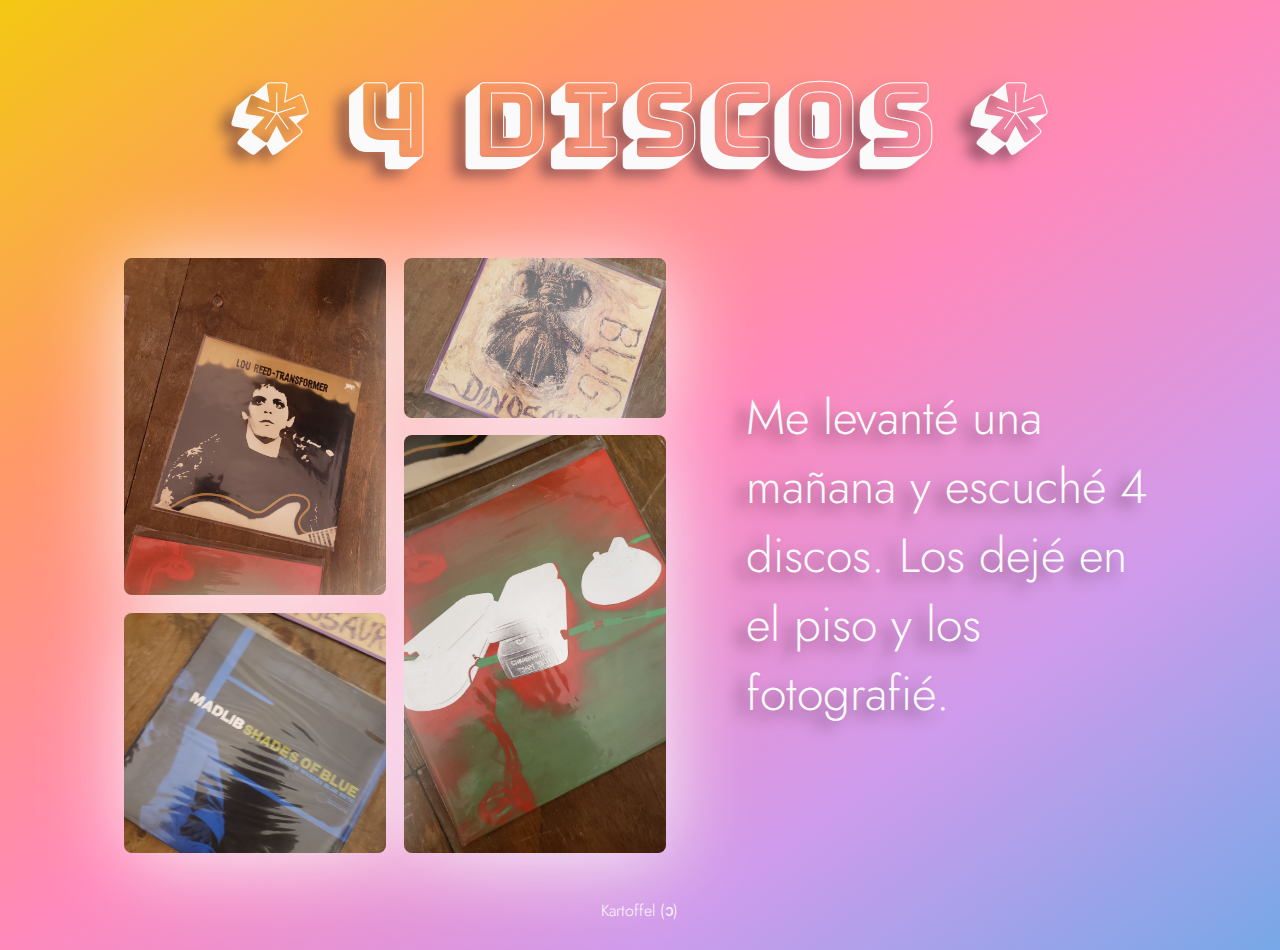
<file: index.html>
<!DOCTYPE html>
<html lang="en">
  <head>
    <meta charset="UTF-8" />
    <meta http-equiv="X-UA-Compatible" content="IE=edge" />
    <meta name="viewport" content="width=device-width, initial-scale=1.0" />
    <title>4 Discos que escuche hoy</title>
    <link rel="preconnect" href="https://fonts.googleapis.com" />
    <link rel="preconnect" href="https://fonts.gstatic.com" crossorigin />
    <link
      href="https://fonts.googleapis.com/css2?family=Bungee+Shade&family=Jost:wght@300&display=swap"
      rel="stylesheet"
    />
    <link rel="stylesheet" href="css\style.css" />
  </head>

  <body>
    <header>
      <h1><a href="/">* 4 Discos *</a></h1>
    </header>
    <main>
      <nav>
        <div class="transformer">
          <a href="./pages/transformer.html"><p>Transformer</p></a>
        </div>
        <div class="bug">
          <a href="./pages/bug.html"><p>Bug</p></a>
        </div>
        <div class="fup_inside">
          <a href="./pages/fup_inside.html"><p>F*ucked Up Inside</p></a>
        </div>
        <div class="shades_blue">
          <a href="./pages/shades_blue.html"><p>Shades of Blue</p></a>
        </div>
      </nav>
      <div class="hero">
        <p>
          Me levanté una mañana y escuché 4 discos. Los dejé en el piso y los
          fotografié.
        </p>
      </div>
    </main>
    <footer>
      <p>Kartoffel (ɔ)</p>
    </footer>
  </body>
</html>
</file>
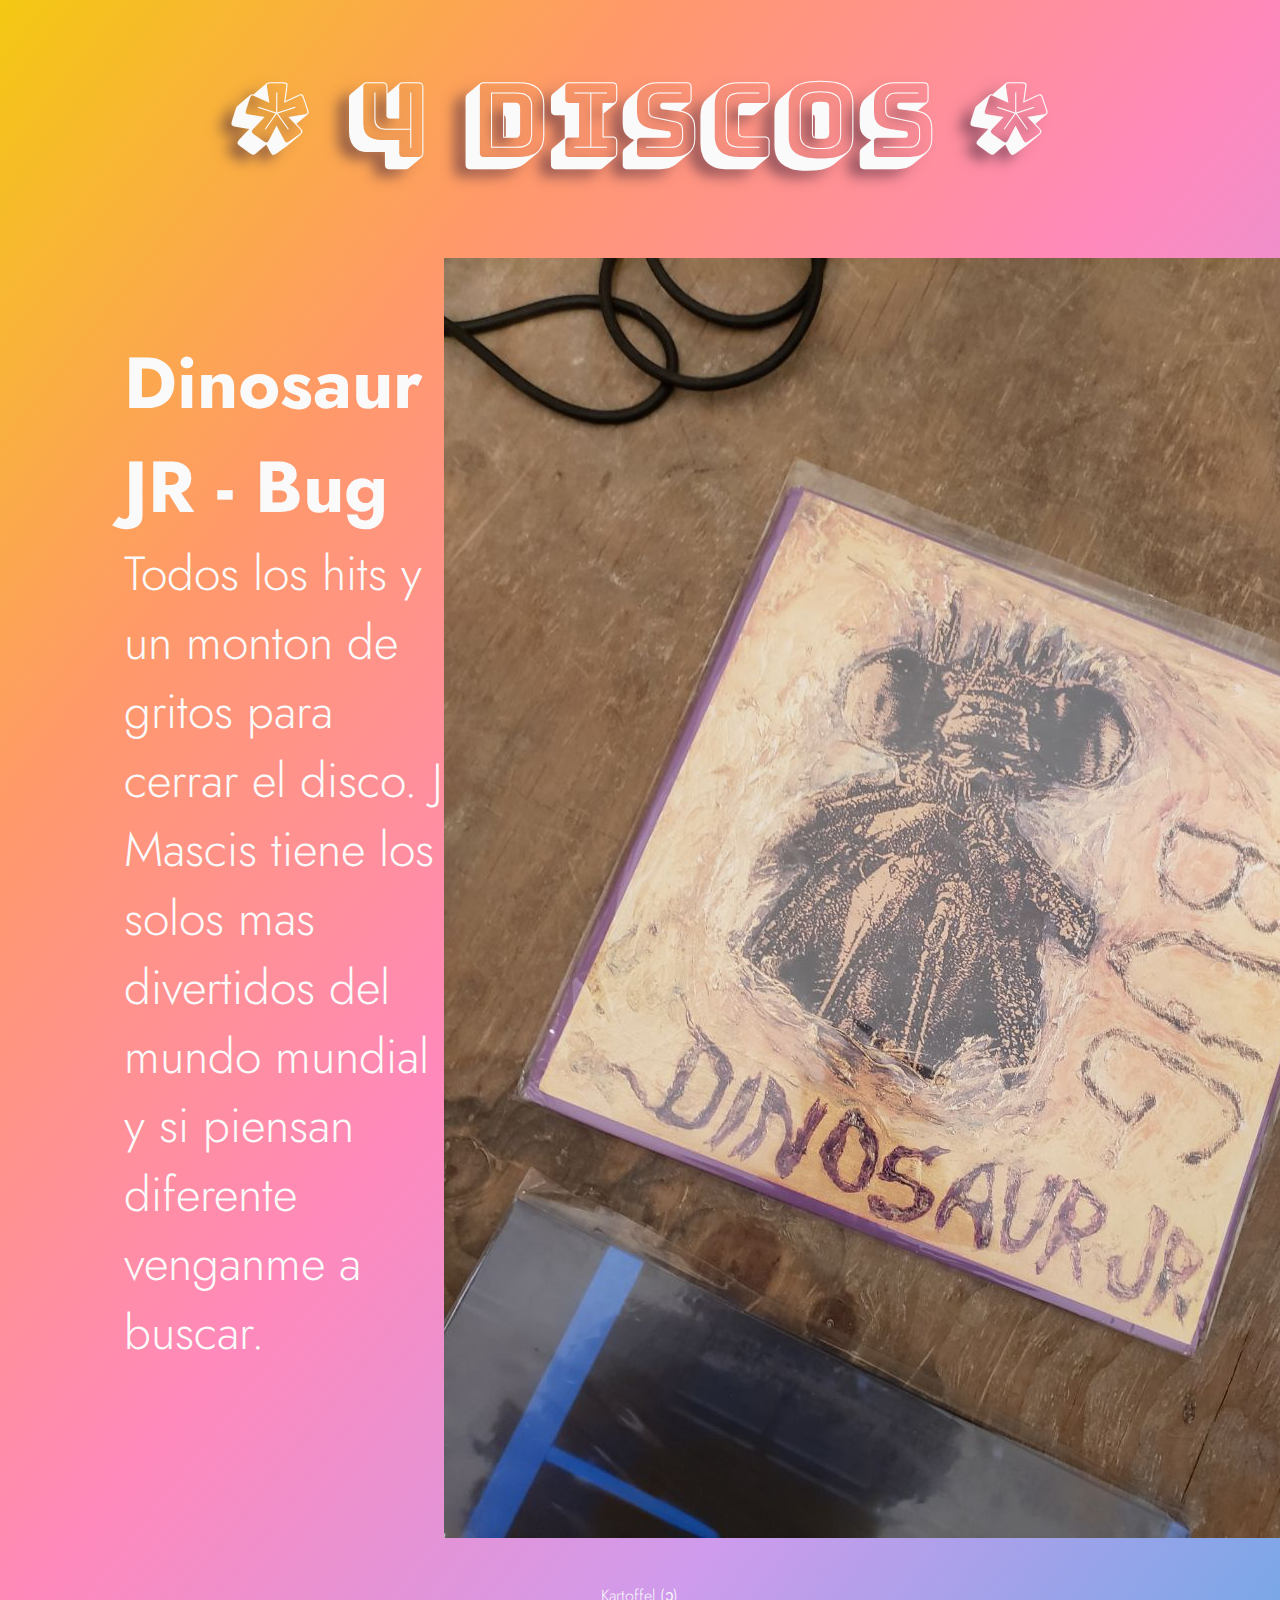
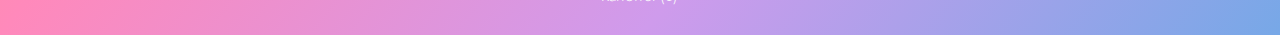
<file: pages/bug.html>
<!DOCTYPE html>
<html lang="en">
  <head>
    <meta charset="UTF-8" />
    <meta http-equiv="X-UA-Compatible" content="IE=edge" />
    <meta name="viewport" content="width=device-width, initial-scale=1.0" />
    <title>4 Discos que escuche hoy</title>
    <link rel="preconnect" href="https://fonts.googleapis.com" />
    <link rel="preconnect" href="https://fonts.gstatic.com" crossorigin />
    <link
      href="https://fonts.googleapis.com/css2?family=Bungee+Shade&family=Jost:wght@300&display=swap"
      rel="stylesheet"
    />
    <link rel="stylesheet" href="../css/style.css" />
  </head>

  <body class="bug_page">
    <header>
      <h1><a href="/">* 4 Discos *</a></h1>
    </header>
    <main>
      <div class="misc">
        <h2>Dinosaur JR - Bug</h2>
        <p class="descripcion">
          Todos los hits y un monton de gritos para cerrar el disco. J Mascis
          tiene los solos mas divertidos del mundo mundial y si piensan
          diferente venganme a buscar.
        </p>
        <div class="spotify">
          <iframe
            src="https://open.spotify.com/embed/album/217wquCr9YCvsIHEsFkVPs?utm_source=generator&theme=0"
            width="320px"
            height="80"
            frameborder="0"
            allowfullscreen=""
            allow="autoplay; clipboard-write; encrypted-media; fullscreen; picture-in-picture"
          ></iframe>
        </div>
      </div>
      <img
        class="imagen"
        src="../media/images/bug.jpg"
        alt="Dinosaur JR - Bug"
      />
    </main>
    <footer>
      <p>Kartoffel (ɔ)</p>
    </footer>
  </body>
</html>
</file>
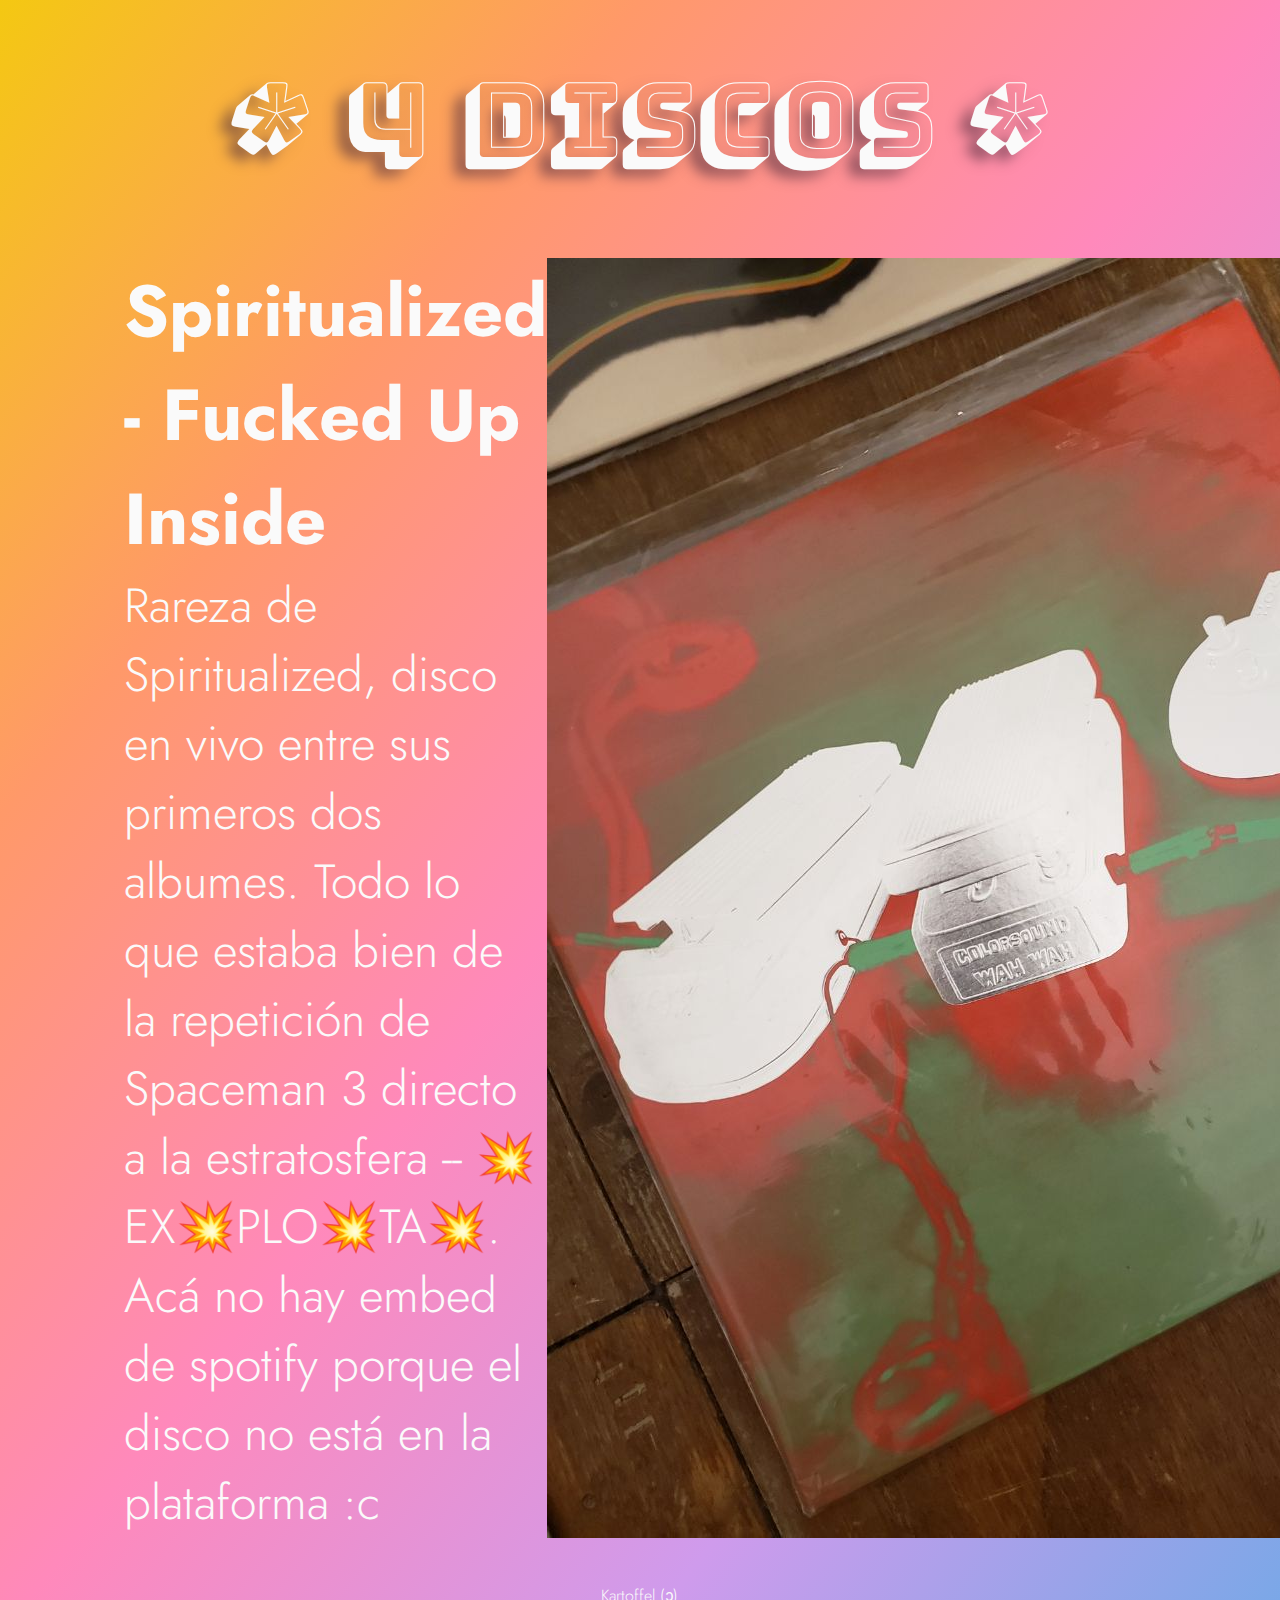
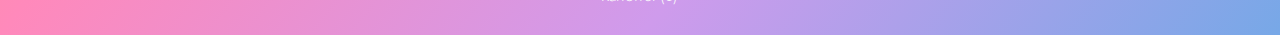
<file: pages/fup_inside.html>
<!DOCTYPE html>
<html lang="en">

<head>
    <meta charset="UTF-8" />
    <meta http-equiv="X-UA-Compatible" content="IE=edge" />
    <meta name="viewport" content="width=device-width, initial-scale=1.0" />
    <title>4 Discos que escuche hoy</title>
    <link rel="preconnect" href="https://fonts.googleapis.com" />
    <link rel="preconnect" href="https://fonts.gstatic.com" crossorigin />
    <link href="https://fonts.googleapis.com/css2?family=Bungee+Shade&family=Jost:wght@300&display=swap"
        rel="stylesheet" />
    <link rel="stylesheet" href="../css/style.css" />
</head>

<body class="fup_inside_page">
    <header>
        <h1><a href="/">* 4 Discos *</a></h1>
    </header>
    <main>
        <div class="misc">
            <h2>Spiritualized - Fucked Up Inside</h2>
            <p class="descripcion">
                Rareza de Spiritualized, disco en vivo entre sus primeros dos albumes.
                Todo lo que estaba bien de la repetición de Spaceman 3 directo a la
                estratosfera -- 💥EX💥PLO💥TA💥.
            </p>
            <p class="descripcion">
                Acá no hay embed de spotify porque el disco no está en la plataforma
                :c
            </p>
        </div>
        <img class="imagen" src="../media/images/fup_inside.jpg" alt="Spiritualized - Fucked Up Inside" />
    </main>
    <footer>
        <p>Kartoffel (ɔ)</p>
    </footer>
</body>

</html>
</file>
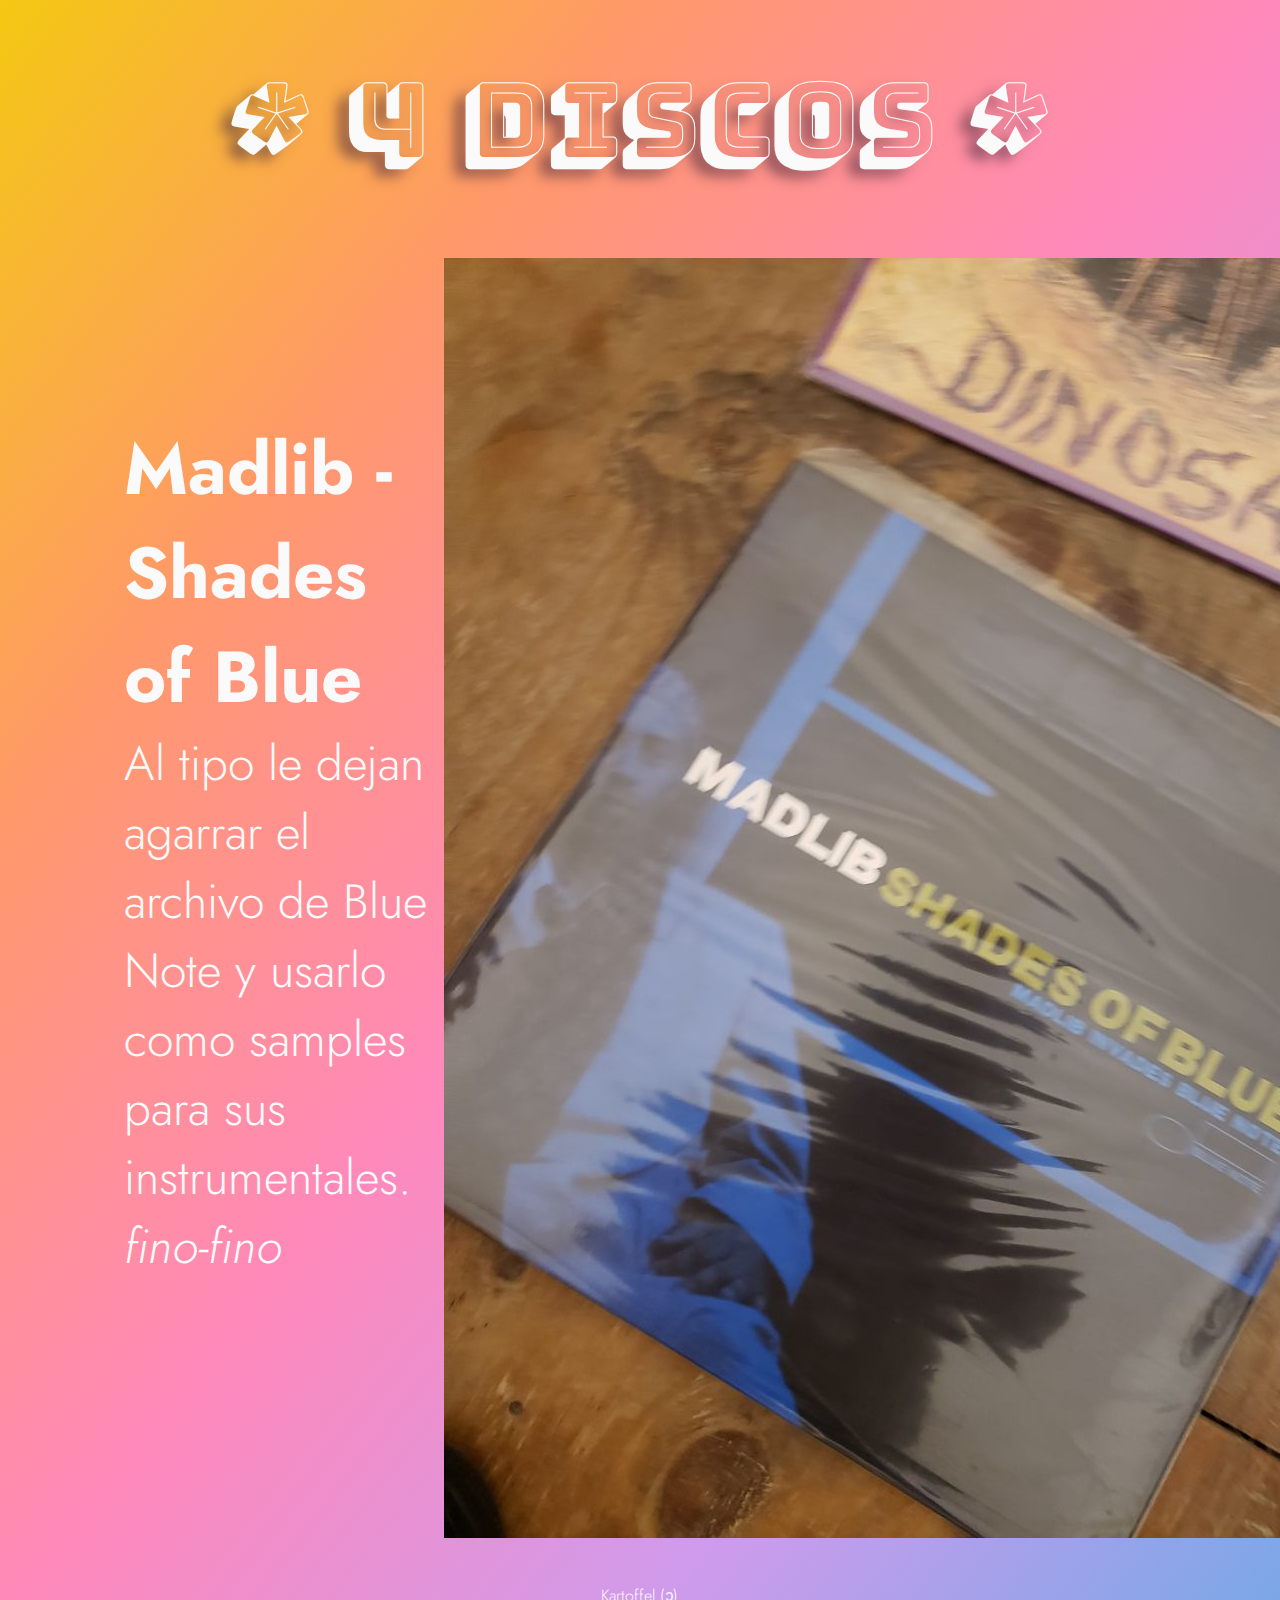
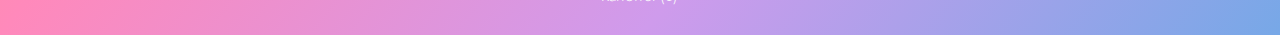
<file: pages/shades_blue.html>
<!DOCTYPE html>
<html lang="en">
  <head>
    <meta charset="UTF-8" />
    <meta http-equiv="X-UA-Compatible" content="IE=edge" />
    <meta name="viewport" content="width=device-width, initial-scale=1.0" />
    <title>4 Discos que escuche hoy</title>
    <link rel="preconnect" href="https://fonts.googleapis.com" />
    <link rel="preconnect" href="https://fonts.gstatic.com" crossorigin />
    <link
      href="https://fonts.googleapis.com/css2?family=Bungee+Shade&family=Jost:wght@300&display=swap"
      rel="stylesheet"
    />
    <link rel="stylesheet" href="../css/style.css" />
  </head>

  <body class="shades_blue_page">
    <header>
      <h1><a href="/">* 4 Discos *</a></h1>
    </header>
    <main>
      <div class="misc">
        <h2>Madlib - Shades of Blue</h2>
        <p class="descripcion">
          Al tipo le dejan agarrar el archivo de Blue Note y usarlo como samples
          para sus instrumentales. <i>fino-fino</i>
        </p>
        <div>
          <iframe
            src="https://open.spotify.com/embed/album/6jRvDpOc9oi3sjQuoPK7if?utm_source=generator"
            width="320px"
            height="80"
            frameborder="0"
            allowfullscreen=""
            allow="autoplay; clipboard-write; encrypted-media; fullscreen; picture-in-picture"
          ></iframe>
        </div>
      </div>
      <img
        class="imagen"
        src="../media/images/shades_blue.jpg"
        alt="Madlib - Shades of Blue"
      />
    </main>
    <footer>
      <p>Kartoffel (ɔ)</p>
    </footer>
  </body>
</html>
</file>
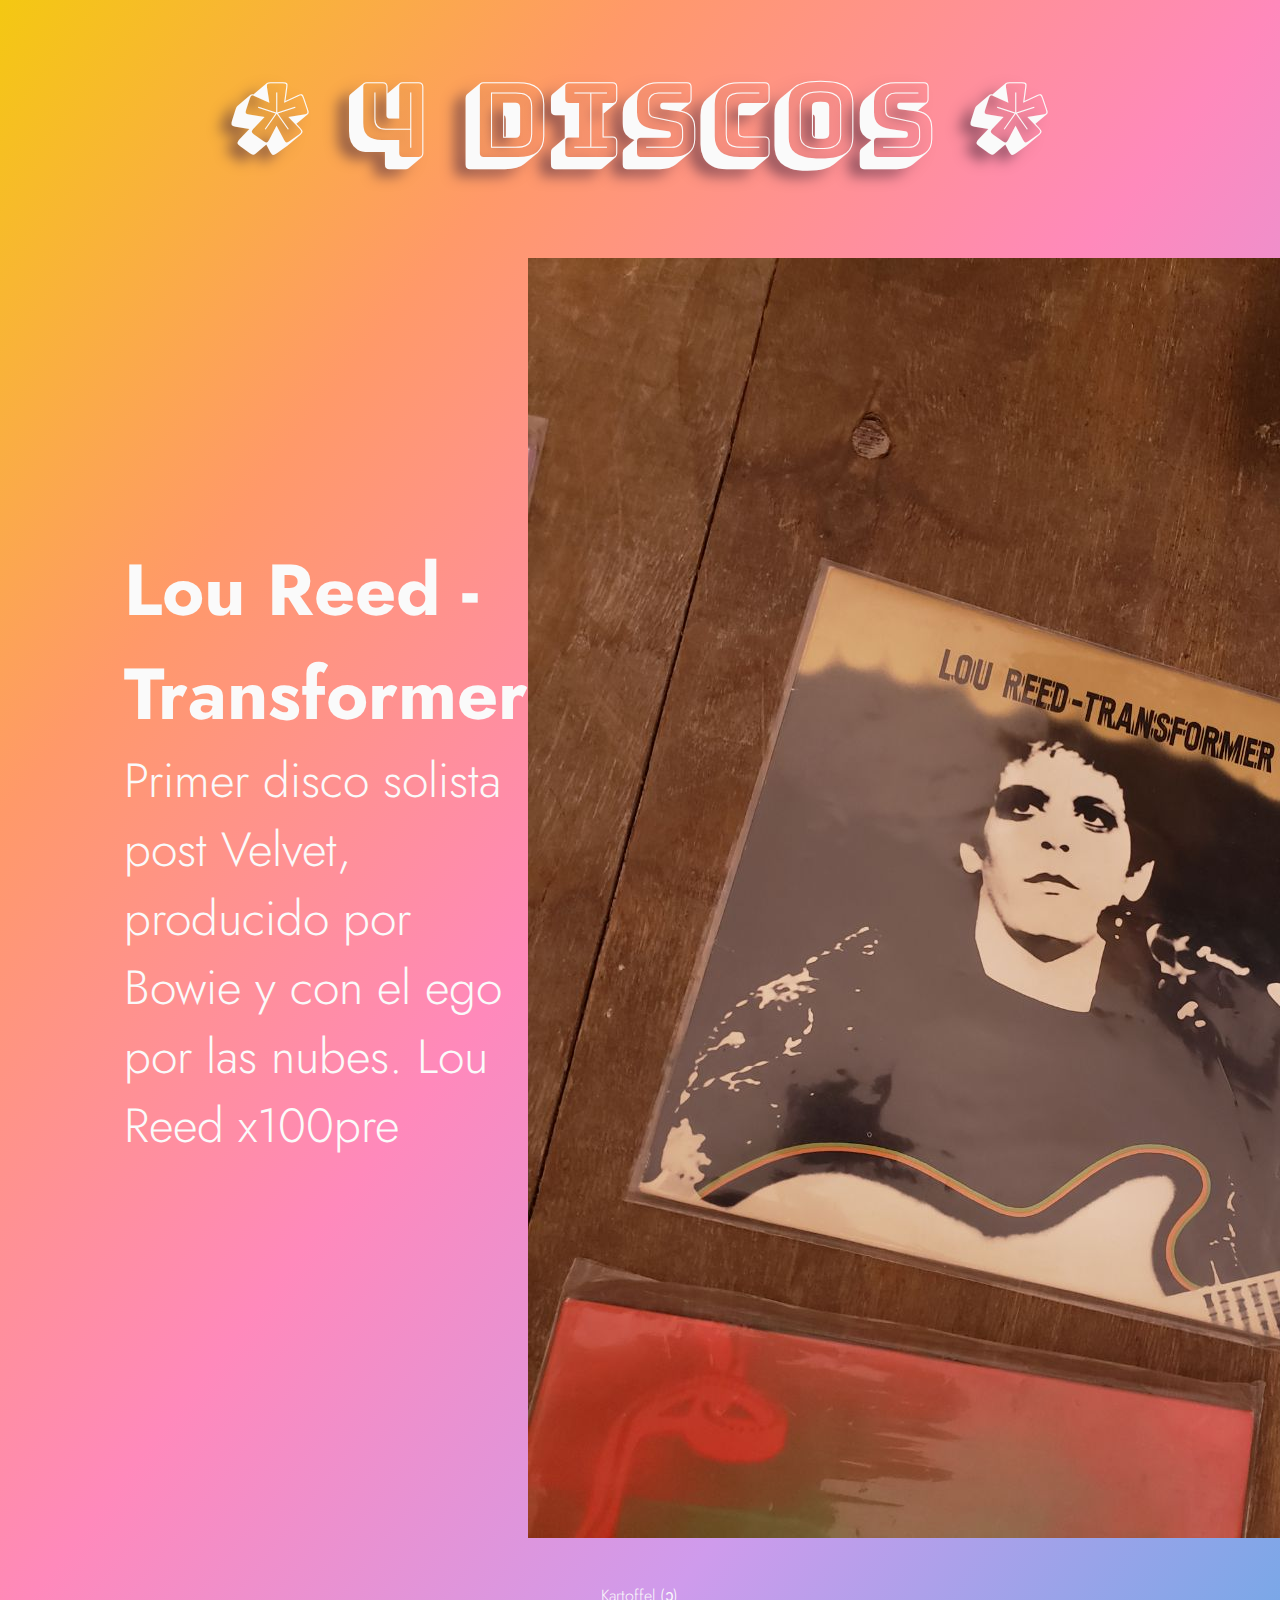
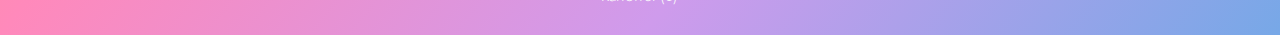
<file: pages/transformer.html>
<!DOCTYPE html>
<html lang="en">
  <head>
    <meta charset="UTF-8" />
    <meta http-equiv="X-UA-Compatible" content="IE=edge" />
    <meta name="viewport" content="width=device-width, initial-scale=1.0" />
    <title>4 Discos que escuche hoy</title>
    <link rel="preconnect" href="https://fonts.googleapis.com" />
    <link rel="preconnect" href="https://fonts.gstatic.com" crossorigin />
    <link
      href="https://fonts.googleapis.com/css2?family=Bungee+Shade&family=Jost:wght@300&display=swap"
      rel="stylesheet"
    />
    <link rel="stylesheet" href="../css/style.css" />
  </head>

  <body class="transformer_page">
    <header>
      <h1><a href="/">* 4 Discos *</a></h1>
    </header>
    <main>
      <div class="misc">
        <h2>Lou Reed - Transformer</h2>
        <p class="descripcion">
          Primer disco solista post Velvet, producido por Bowie y con el ego por
          las nubes. Lou Reed x100pre
        </p>
        <div class="spotify">
          <iframe
            src="https://open.spotify.com/embed/album/5SqbMEyAt8332ISGiLX0St?utm_source=generator"
            width="320px"
            height="80"
            frameborder="0"
            allowfullscreen=""
            allow="autoplay; clipboard-write; encrypted-media; fullscreen; picture-in-picture"
          ></iframe>
        </div>
      </div>
      <img
        class="imagen"
        src="../media/images/transformer.jpg"
        alt="Lou Reed - Transformer"
      />
    </main>
    <footer>
      <p>Kartoffel (ɔ)</p>
    </footer>
  </body>
</html>
</file>
<file: css/style.css>
* {
  margin: 0;
  padding: 0;
}

body {
  display: grid;
  grid-template-rows: 15rem auto 5em;
  grid-template-columns: 1fr 5fr 5fr 1fr;
  grid-template-areas: "header header header header" ". main main ." "footer footer footer footer";
  background-image: linear-gradient(
    to right bottom,
    #f4c812,
    #ff9969,
    #ff89bb,
    #cf9bec,
    #77a8e7
  );
}

header {
  grid-area: header;
  display: flex;
  text-align: center;
  justify-content: space-around;
}

header h1 {
  font-family: "Bungee Shade", cursive;
  font-size: 6.4rem;
  font-weight: 400;
  text-shadow: -11px 7px 13px rgba(79, 45, 62, 0.59);
}

header h1 a:hover {
  font-size: 6.6rem;
  transform: translateX(0.5rem);
}

main {
  font-family: "Jost", sans-serif;
  font-style: normal;
  font-weight: 300;
  font-size: 3rem;
  color: #fafafa;
  grid-area: main;
  display: flex;
  justify-content: space-evenly;
  align-items: center;
  margin: 1.1rem;
}

nav {
  display: grid;
  grid-gap: 1.1rem;
  grid-template-columns: 1fr 1fr;
  grid-template-rows: 1fr 1fr 1.5fr;
  grid-template-areas: "transformer bug" "transformer fup_inside" "shades_blue fup_inside";
}

.hero {
  padding-left: 5rem;
}

.hero p {
  max-width: 474px;
  text-shadow: -11px 7px 13px rgba(79, 45, 62, 0.59);
}

nav div {
  background-position: center;
  background-size: cover;
  min-height: 10rem;
  border-radius: 0.5rem;
  box-shadow: 2px 7px 86px -1px rgba(250, 250, 250, 1);
}

nav div:hover {
  box-shadow: -3px 7px 15px 5px rgba(65, 69, 65, 0.8);
  transform: translateX(0.5rem);
  opacity: 1;
}

nav p {
  text-align: center;
  font-size: 2.5rem;
  text-shadow: 0px 0px 13px #141114;
  display: flex;
  align-items: center;
  justify-content: center;
  width: 100%;
  height: 100%;
  opacity: 0;
}

nav p:hover {
  opacity: 1;
}

a {
  display: grid;
  align-items: center;
  height: 100%;
  width: 100%;
  text-decoration: none;
  color: #fafafa;
}

.transformer {
  grid-area: transformer;
  background-image: url("../media/images/transformer.jpg");
}

.bug {
  grid-area: bug;
  background-image: url("../media/images/bug.jpg");
}

.fup_inside {
  grid-area: fup_inside;
  background-image: url("../media/images/fup_inside.jpg");
}

.shades_blue {
  grid-area: shades_blue;
  background-image: url("../media/images/shades_blue.jpg");
}

footer {
  grid-area: footer;
  font-family: "Jost", sans-serif;
  font-style: normal;
  font-weight: 300;
  color: #fafafa;
  text-align: center;
  display: flex;
  flex-direction: column;
  justify-content: space-around;
}

/* Extra small devices (phones, 600px and down) */
@media only screen and (max-width: 768px) {
  body {
    display: grid;
    grid-template-rows: 1fr auto 1fr;
  }

  header h1 {
    font-size: 2em;
  }

  main {
    font-size: 1.1em;
    color: #fafafa;
    grid-area: main;
    grid-gap: 0.5em;
    align-items: center;
    margin: 0;
    flex-direction: column-reverse;
    text-align: center;
  }

  nav {
    grid-area: nav;
    display: grid;
    grid-gap: 1.1rem;
    grid-template-columns: 1fr;
    grid-template-rows: 1fr 1fr 1fr 1fr;
    grid-template-areas: "transformer" "bug" "shades_blue" "fup_inside";
  }

  nav div {
    background-position: center;
    background-size: cover;
    min-height: 10rem;
    border-radius: 0.5rem;
    text-align: center;
    font-size: 2rem;
  }

  .hero {
    padding: 0;
  }

  .imagen {
    display: none;
  }

  .transformer_page {
    grid-template-rows: 1fr 80vh 1fr;
    background-image: url("../media/images/transformer.jpg");
    background-position: center;
    background-size: auto;
  }

  .shades_blue_page {
    grid-template-rows: 1fr 80vh 1fr;
    background-image: url("../media/images/shades_blue.jpg");
    background-position: center;
    background-size: auto;
  }

  .fup_inside_page {
    grid-template-rows: 1fr 80vh 1fr;
    background-image: url("../media/images/fup_inside.jpg");
    background-position: center;
    background-size: auto;
  }

  .bug_page {
    grid-template-rows: 1fr 80vh 1fr;
    background-image: url("../media/images/bug.jpg");
    background-position: center;
    background-size: auto;
  }
}
</file>
